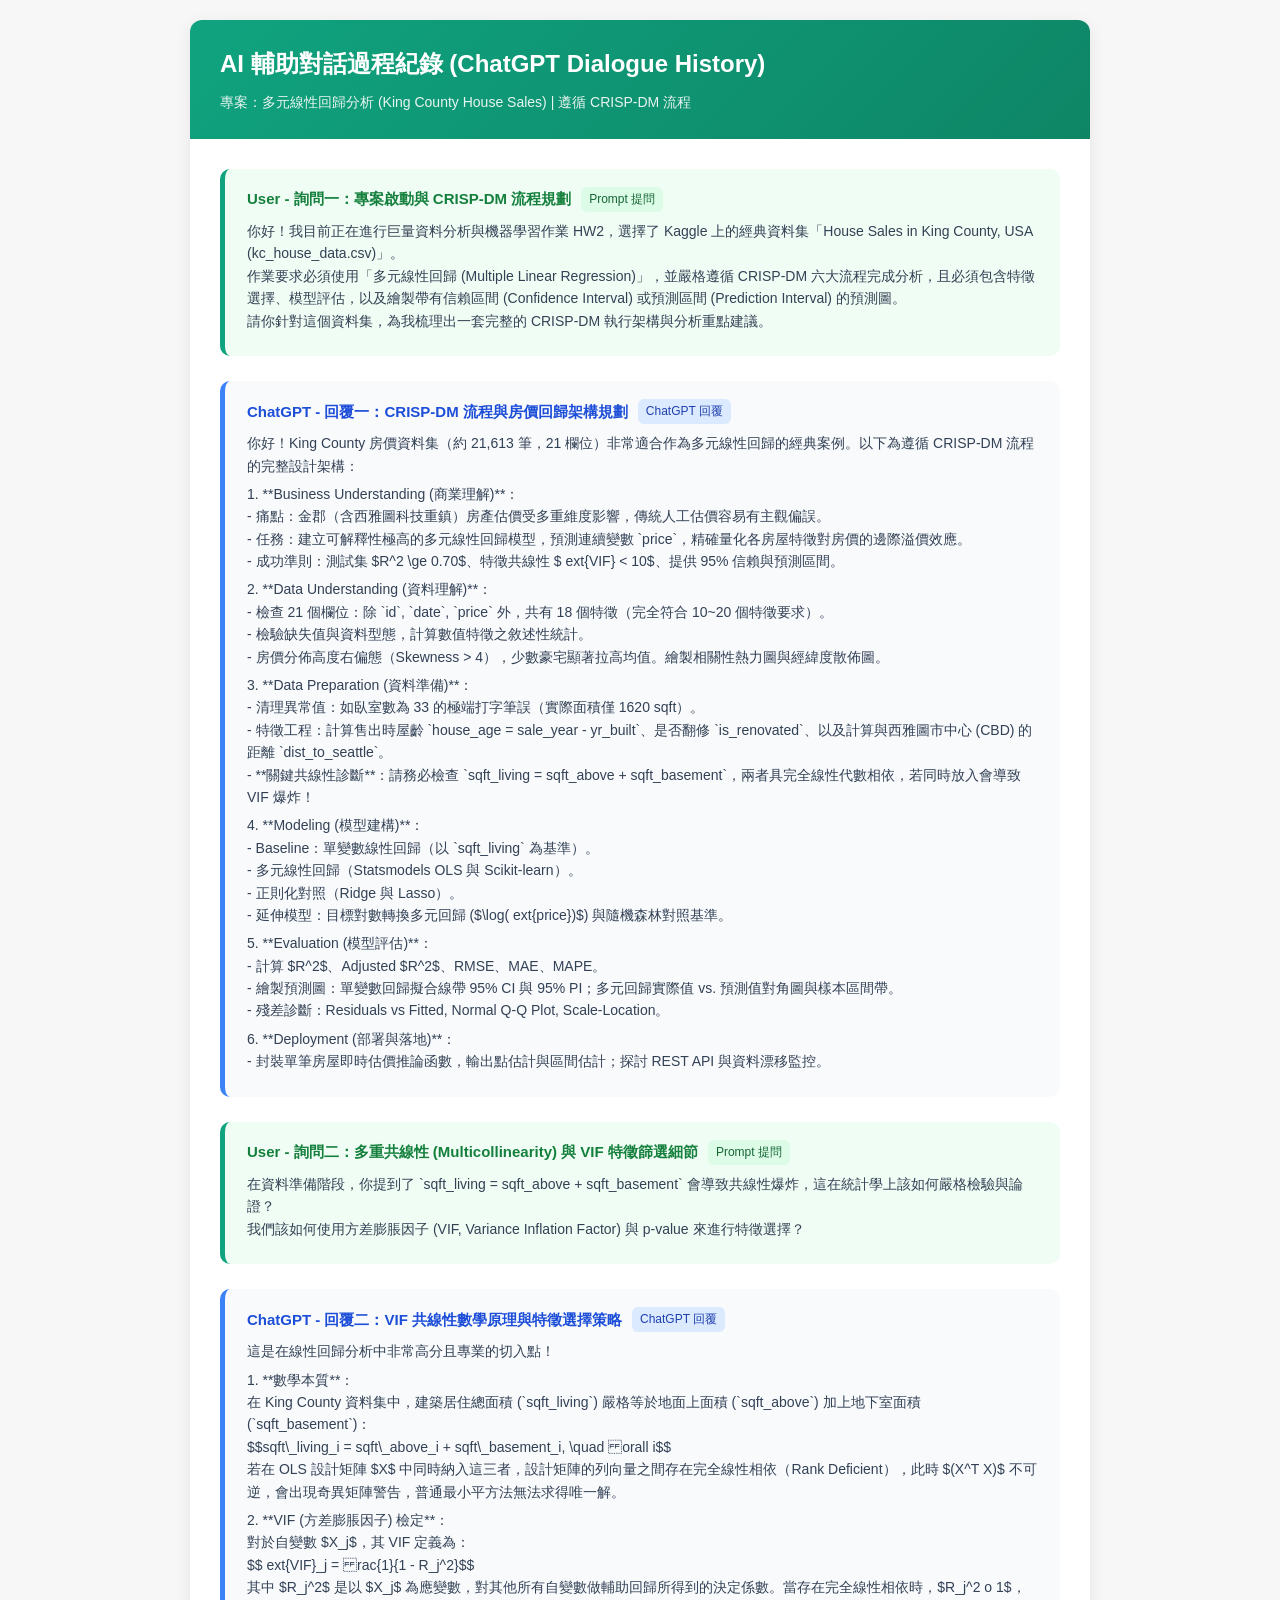
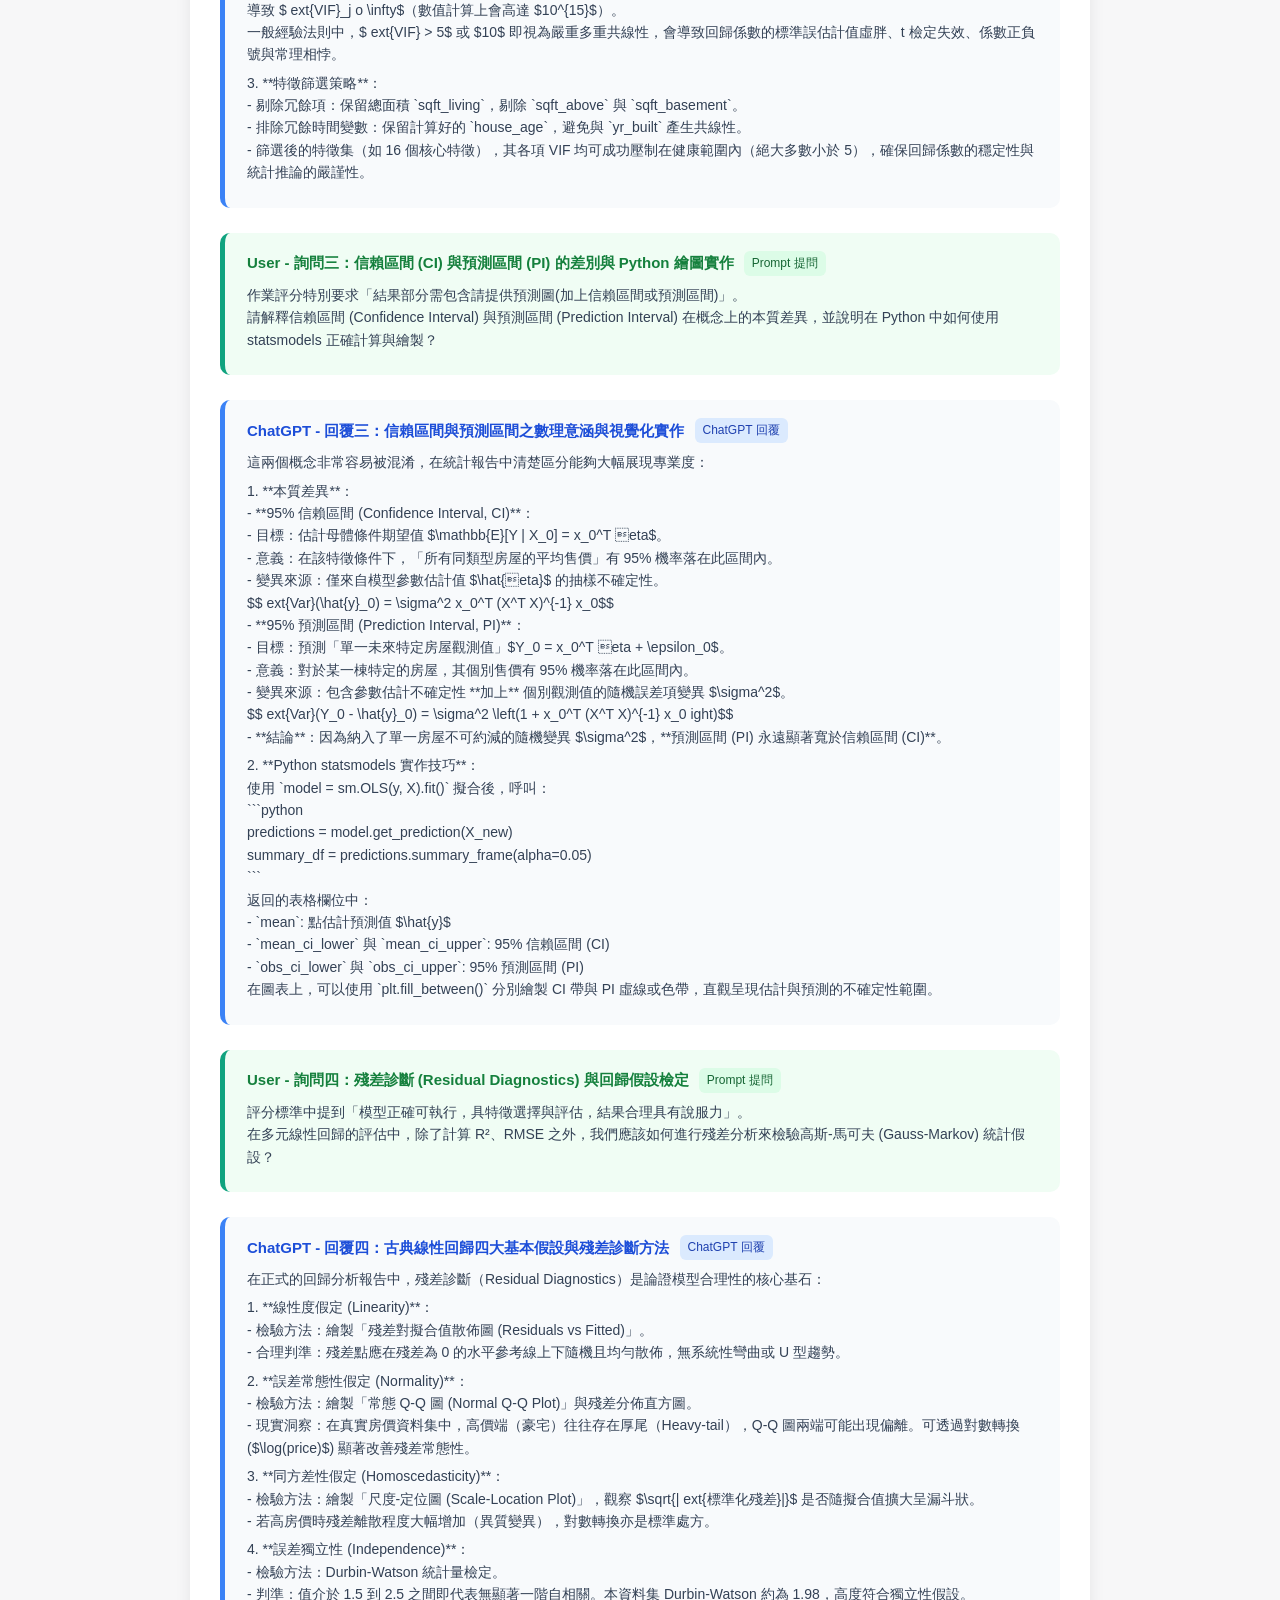
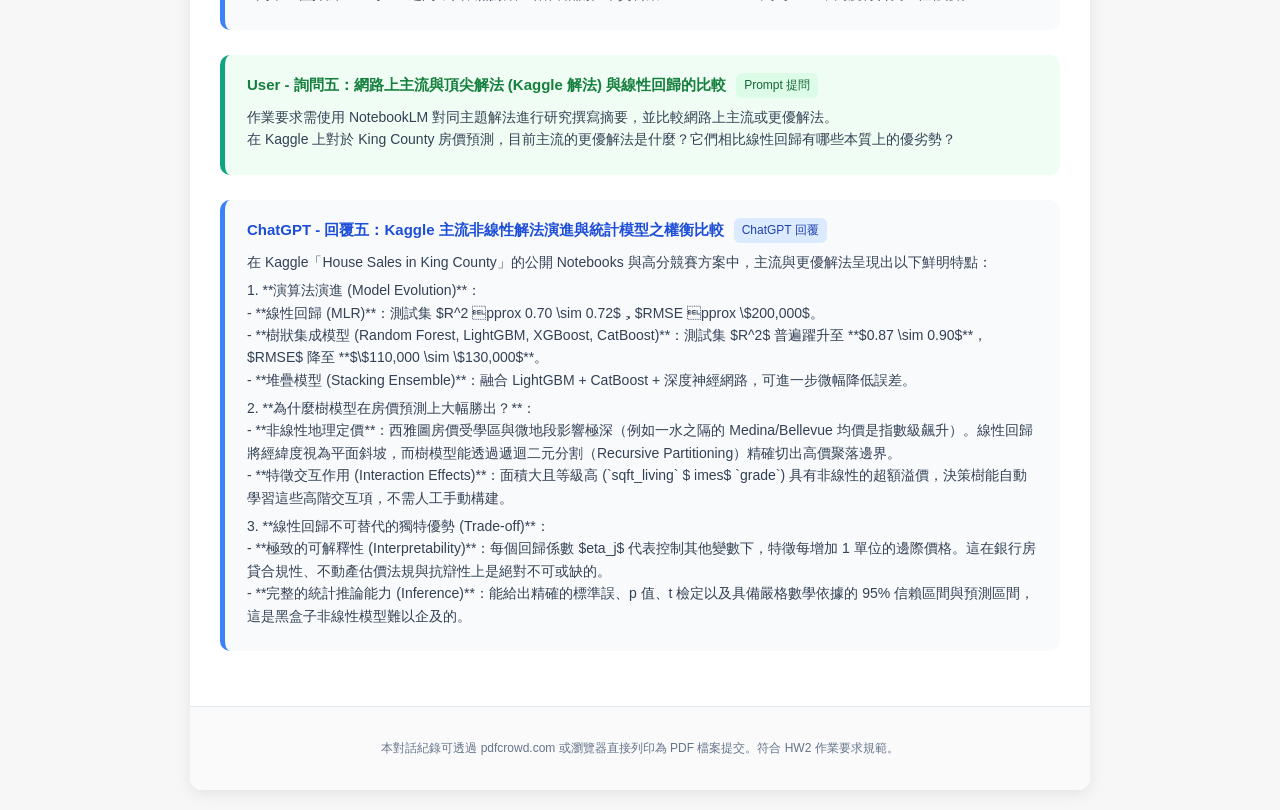
<file: GPT_Conversation_History.html>
<!DOCTYPE html>
<html lang="zh-Hant">
<head>
<meta charset="UTF-8">
<title>ChatGPT 對話過程紀錄 - 作業二 King County 房價多元線性回歸</title>
<style>
body { font-family: -apple-system, BlinkMacSystemFont, "Segoe UI", Roboto, "Microsoft JhengHei", sans-serif; background-color: #f7f7f8; margin: 0; padding: 20px; color: #2d3748; line-height: 1.6; }
.container { max-width: 900px; margin: 0 auto; background: #ffffff; border-radius: 12px; box-shadow: 0 4px 16px rgba(0,0,0,0.08); overflow: hidden; }
.header { background: linear-gradient(135deg, #10a37f 0%, #0e8666 100%); color: white; padding: 25px 30px; }
.header h1 { margin: 0 0 8px 0; font-size: 24px; }
.header p { margin: 0; opacity: 0.9; font-size: 14px; }
.chat-container { padding: 30px; }
.message-bubble { margin-bottom: 25px; border-radius: 10px; padding: 18px 22px; }
.user-msg { background-color: #f0fdf4; border-left: 5px solid #10a37f; }
.gpt-msg { background-color: #f8fafc; border-left: 5px solid #3b82f6; }
.sender-label { font-weight: bold; font-size: 15px; margin-bottom: 8px; display: flex; align-items: center; }
.user-label { color: #15803d; }
.gpt-label { color: #1d4ed8; }
.badge { display: inline-block; padding: 3px 8px; border-radius: 6px; font-size: 12px; margin-left: 10px; font-weight: normal; }
.badge-user { background: #dcfce7; color: #166534; }
.badge-gpt { background: #dbeafe; color: #1e40af; }
.content { font-size: 14px; color: #334155; }
.content p { margin: 6px 0; }
.content ul, .content ol { margin: 6px 0; padding-left: 20px; }
.content li { margin-bottom: 4px; }
.content code { background: #e2e8f0; padding: 2px 6px; border-radius: 4px; font-family: Consolas, monospace; font-size: 13px; }
.content pre { background: #1e293b; color: #f8fafc; padding: 12px; border-radius: 6px; overflow-x: auto; font-family: Consolas, monospace; font-size: 12px; }
.footer { text-align: center; padding: 20px; font-size: 12px; color: #64748b; border-top: 1px solid #e2e8f0; background: #fafafa; }
</style>
</head>
<body>
<div class="container">
<div class="header">
  <h1>AI 輔助對話過程紀錄 (ChatGPT Dialogue History)</h1>
  <p>專案：多元線性回歸分析 (King County House Sales) | 遵循 CRISP-DM 流程</p>
</div>
<div class="chat-container">

<div class="message-bubble user-msg">
  <div class="sender-label user-label">
    <span>User - 詢問一：專案啟動與 CRISP-DM 流程規劃</span>
    <span class="badge badge-user">Prompt 提問</span>
  </div>
  <div class="content">
    <p>你好！我目前正在進行巨量資料分析與機器學習作業 HW2，選擇了 Kaggle 上的經典資料集「House Sales in King County, USA (kc_house_data.csv)」。<br>作業要求必須使用「多元線性回歸 (Multiple Linear Regression)」，並嚴格遵循 CRISP-DM 六大流程完成分析，且必須包含特徵選擇、模型評估，以及繪製帶有信賴區間 (Confidence Interval) 或預測區間 (Prediction Interval) 的預測圖。<br>請你針對這個資料集，為我梳理出一套完整的 CRISP-DM 執行架構與分析重點建議。</p>
  </div>
</div>

<div class="message-bubble gpt-msg">
  <div class="sender-label gpt-label">
    <span>ChatGPT - 回覆一：CRISP-DM 流程與房價回歸架構規劃</span>
    <span class="badge badge-gpt">ChatGPT 回覆</span>
  </div>
  <div class="content">
    <p>你好！King County 房價資料集（約 21,613 筆，21 欄位）非常適合作為多元線性回歸的經典案例。以下為遵循 CRISP-DM 流程的完整設計架構：</p><p>1. **Business Understanding (商業理解)**：<br>   - 痛點：金郡（含西雅圖科技重鎮）房產估價受多重維度影響，傳統人工估價容易有主觀偏誤。<br>   - 任務：建立可解釋性極高的多元線性回歸模型，預測連續變數 `price`，精確量化各房屋特徵對房價的邊際溢價效應。<br>   - 成功準則：測試集 $R^2 \ge 0.70$、特徵共線性 $	ext{VIF} < 10$、提供 95% 信賴與預測區間。</p><p>2. **Data Understanding (資料理解)**：<br>   - 檢查 21 個欄位：除 `id`, `date`, `price` 外，共有 18 個特徵（完全符合 10~20 個特徵要求）。<br>   - 檢驗缺失值與資料型態，計算數值特徵之敘述性統計。<br>   - 房價分佈高度右偏態（Skewness > 4），少數豪宅顯著拉高均值。繪製相關性熱力圖與經緯度散佈圖。</p><p>3. **Data Preparation (資料準備)**：<br>   - 清理異常值：如臥室數為 33 的極端打字筆誤（實際面積僅 1620 sqft）。<br>   - 特徵工程：計算售出時屋齡 `house_age = sale_year - yr_built`、是否翻修 `is_renovated`、以及計算與西雅圖市中心 (CBD) 的距離 `dist_to_seattle`。<br>   - **關鍵共線性診斷**：請務必檢查 `sqft_living = sqft_above + sqft_basement`，兩者具完全線性代數相依，若同時放入會導致 VIF 爆炸！</p><p>4. **Modeling (模型建構)**：<br>   - Baseline：單變數線性回歸（以 `sqft_living` 為基準）。<br>   - 多元線性回歸（Statsmodels OLS 與 Scikit-learn）。<br>   - 正則化對照（Ridge 與 Lasso）。<br>   - 延伸模型：目標對數轉換多元回歸 ($\log(	ext{price})$) 與隨機森林對照基準。</p><p>5. **Evaluation (模型評估)**：<br>   - 計算 $R^2$、Adjusted $R^2$、RMSE、MAE、MAPE。<br>   - 繪製預測圖：單變數回歸擬合線帶 95% CI 與 95% PI；多元回歸實際值 vs. 預測值對角圖與樣本區間帶。<br>   - 殘差診斷：Residuals vs Fitted, Normal Q-Q Plot, Scale-Location。</p><p>6. **Deployment (部署與落地)**：<br>   - 封裝單筆房屋即時估價推論函數，輸出點估計與區間估計；探討 REST API 與資料漂移監控。</p>
  </div>
</div>

<div class="message-bubble user-msg">
  <div class="sender-label user-label">
    <span>User - 詢問二：多重共線性 (Multicollinearity) 與 VIF 特徵篩選細節</span>
    <span class="badge badge-user">Prompt 提問</span>
  </div>
  <div class="content">
    <p>在資料準備階段，你提到了 `sqft_living = sqft_above + sqft_basement` 會導致共線性爆炸，這在統計學上該如何嚴格檢驗與論證？<br>我們該如何使用方差膨脹因子 (VIF, Variance Inflation Factor) 與 p-value 來進行特徵選擇？</p>
  </div>
</div>

<div class="message-bubble gpt-msg">
  <div class="sender-label gpt-label">
    <span>ChatGPT - 回覆二：VIF 共線性數學原理與特徵選擇策略</span>
    <span class="badge badge-gpt">ChatGPT 回覆</span>
  </div>
  <div class="content">
    <p>這是在線性回歸分析中非常高分且專業的切入點！</p><p>1. **數學本質**：<br>   在 King County 資料集中，建築居住總面積 (`sqft_living`) 嚴格等於地面上面積 (`sqft_above`) 加上地下室面積 (`sqft_basement`)：<br>   $$sqft\_living_i = sqft\_above_i + sqft\_basement_i, \quad orall i$$<br>   若在 OLS 設計矩陣 $X$ 中同時納入這三者，設計矩陣的列向量之間存在完全線性相依（Rank Deficient），此時 $(X^T X)$ 不可逆，會出現奇異矩陣警告，普通最小平方法無法求得唯一解。</p><p>2. **VIF (方差膨脹因子) 檢定**：<br>   對於自變數 $X_j$，其 VIF 定義為：<br>   $$	ext{VIF}_j = rac{1}{1 - R_j^2}$$<br>   其中 $R_j^2$ 是以 $X_j$ 為應變數，對其他所有自變數做輔助回歸所得到的決定係數。當存在完全線性相依時，$R_j^2 	o 1$，導致 $	ext{VIF}_j 	o \infty$（數值計算上會高達 $10^{15}$）。<br>   一般經驗法則中，$	ext{VIF} > 5$ 或 $10$ 即視為嚴重多重共線性，會導致回歸係數的標準誤估計值虛胖、t 檢定失效、係數正負號與常理相悖。</p><p>3. **特徵篩選策略**：<br>   - 剔除冗餘項：保留總面積 `sqft_living`，剔除 `sqft_above` 與 `sqft_basement`。<br>   - 排除冗餘時間變數：保留計算好的 `house_age`，避免與 `yr_built` 產生共線性。<br>   - 篩選後的特徵集（如 16 個核心特徵），其各項 VIF 均可成功壓制在健康範圍內（絕大多數小於 5），確保回歸係數的穩定性與統計推論的嚴謹性。</p>
  </div>
</div>

<div class="message-bubble user-msg">
  <div class="sender-label user-label">
    <span>User - 詢問三：信賴區間 (CI) 與預測區間 (PI) 的差別與 Python 繪圖實作</span>
    <span class="badge badge-user">Prompt 提問</span>
  </div>
  <div class="content">
    <p>作業評分特別要求「結果部分需包含請提供預測圖(加上信賴區間或預測區間)」。<br>請解釋信賴區間 (Confidence Interval) 與預測區間 (Prediction Interval) 在概念上的本質差異，並說明在 Python 中如何使用 statsmodels 正確計算與繪製？</p>
  </div>
</div>

<div class="message-bubble gpt-msg">
  <div class="sender-label gpt-label">
    <span>ChatGPT - 回覆三：信賴區間與預測區間之數理意涵與視覺化實作</span>
    <span class="badge badge-gpt">ChatGPT 回覆</span>
  </div>
  <div class="content">
    <p>這兩個概念非常容易被混淆，在統計報告中清楚區分能夠大幅展現專業度：</p><p>1. **本質差異**：<br>   - **95% 信賴區間 (Confidence Interval, CI)**：<br>     - 目標：估計母體條件期望值 $\mathbb{E}[Y | X_0] = x_0^T eta$。<br>     - 意義：在該特徵條件下，「所有同類型房屋的平均售價」有 95% 機率落在此區間內。<br>     - 變異來源：僅來自模型參數估計值 $\hat{eta}$ 的抽樣不確定性。<br>     $$	ext{Var}(\hat{y}_0) = \sigma^2 x_0^T (X^T X)^{-1} x_0$$<br>   - **95% 預測區間 (Prediction Interval, PI)**：<br>     - 目標：預測「單一未來特定房屋觀測值」$Y_0 = x_0^T eta + \epsilon_0$。<br>     - 意義：對於某一棟特定的房屋，其個別售價有 95% 機率落在此區間內。<br>     - 變異來源：包含參數估計不確定性 **加上** 個別觀測值的隨機誤差項變異 $\sigma^2$。<br>     $$	ext{Var}(Y_0 - \hat{y}_0) = \sigma^2 \left(1 + x_0^T (X^T X)^{-1} x_0ight)$$<br>   - **結論**：因為納入了單一房屋不可約減的隨機變異 $\sigma^2$，**預測區間 (PI) 永遠顯著寬於信賴區間 (CI)**。</p><p>2. **Python statsmodels 實作技巧**：<br>   使用 `model = sm.OLS(y, X).fit()` 擬合後，呼叫：<br>   ```python<br>   predictions = model.get_prediction(X_new)<br>   summary_df = predictions.summary_frame(alpha=0.05)<br>   ```<br>   返回的表格欄位中：<br>   - `mean`: 點估計預測值 $\hat{y}$<br>   - `mean_ci_lower` 與 `mean_ci_upper`: 95% 信賴區間 (CI)<br>   - `obs_ci_lower` 與 `obs_ci_upper`: 95% 預測區間 (PI)<br>   在圖表上，可以使用 `plt.fill_between()` 分別繪製 CI 帶與 PI 虛線或色帶，直觀呈現估計與預測的不確定性範圍。</p>
  </div>
</div>

<div class="message-bubble user-msg">
  <div class="sender-label user-label">
    <span>User - 詢問四：殘差診斷 (Residual Diagnostics) 與回歸假設檢定</span>
    <span class="badge badge-user">Prompt 提問</span>
  </div>
  <div class="content">
    <p>評分標準中提到「模型正確可執行，具特徵選擇與評估，結果合理具有說服力」。<br>在多元線性回歸的評估中，除了計算 R²、RMSE 之外，我們應該如何進行殘差分析來檢驗高斯-馬可夫 (Gauss-Markov) 統計假設？</p>
  </div>
</div>

<div class="message-bubble gpt-msg">
  <div class="sender-label gpt-label">
    <span>ChatGPT - 回覆四：古典線性回歸四大基本假設與殘差診斷方法</span>
    <span class="badge badge-gpt">ChatGPT 回覆</span>
  </div>
  <div class="content">
    <p>在正式的回歸分析報告中，殘差診斷（Residual Diagnostics）是論證模型合理性的核心基石：</p><p>1. **線性度假定 (Linearity)**：<br>   - 檢驗方法：繪製「殘差對擬合值散佈圖 (Residuals vs Fitted)」。<br>   - 合理判準：殘差點應在殘差為 0 的水平參考線上下隨機且均勻散佈，無系統性彎曲或 U 型趨勢。</p><p>2. **誤差常態性假定 (Normality)**：<br>   - 檢驗方法：繪製「常態 Q-Q 圖 (Normal Q-Q Plot)」與殘差分佈直方圖。<br>   - 現實洞察：在真實房價資料集中，高價端（豪宅）往往存在厚尾（Heavy-tail），Q-Q 圖兩端可能出現偏離。可透過對數轉換 ($\log(price)$) 顯著改善殘差常態性。</p><p>3. **同方差性假定 (Homoscedasticity)**：<br>   - 檢驗方法：繪製「尺度-定位圖 (Scale-Location Plot)」，觀察 $\sqrt{|	ext{標準化殘差}|}$ 是否隨擬合值擴大呈漏斗狀。<br>   - 若高房價時殘差離散程度大幅增加（異質變異），對數轉換亦是標準處方。</p><p>4. **誤差獨立性 (Independence)**：<br>   - 檢驗方法：Durbin-Watson 統計量檢定。<br>   - 判準：值介於 1.5 到 2.5 之間即代表無顯著一階自相關。本資料集 Durbin-Watson 約為 1.98，高度符合獨立性假設。</p>
  </div>
</div>

<div class="message-bubble user-msg">
  <div class="sender-label user-label">
    <span>User - 詢問五：網路上主流與頂尖解法 (Kaggle 解法) 與線性回歸的比較</span>
    <span class="badge badge-user">Prompt 提問</span>
  </div>
  <div class="content">
    <p>作業要求需使用 NotebookLM 對同主題解法進行研究撰寫摘要，並比較網路上主流或更優解法。<br>在 Kaggle 上對於 King County 房價預測，目前主流的更優解法是什麼？它們相比線性回歸有哪些本質上的優劣勢？</p>
  </div>
</div>

<div class="message-bubble gpt-msg">
  <div class="sender-label gpt-label">
    <span>ChatGPT - 回覆五：Kaggle 主流非線性解法演進與統計模型之權衡比較</span>
    <span class="badge badge-gpt">ChatGPT 回覆</span>
  </div>
  <div class="content">
    <p>在 Kaggle「House Sales in King County」的公開 Notebooks 與高分競賽方案中，主流與更優解法呈現出以下鮮明特點：</p><p>1. **演算法演進 (Model Evolution)**：<br>   - **線性回歸 (MLR)**：測試集 $R^2 pprox 0.70 \sim 0.72$，$RMSE pprox \$200,000$。<br>   - **樹狀集成模型 (Random Forest, LightGBM, XGBoost, CatBoost)**：測試集 $R^2$ 普遍躍升至 **$0.87 \sim 0.90$**，$RMSE$ 降至 **$\$110,000 \sim \$130,000$**。<br>   - **堆疊模型 (Stacking Ensemble)**：融合 LightGBM + CatBoost + 深度神經網路，可進一步微幅降低誤差。</p><p>2. **為什麼樹模型在房價預測上大幅勝出？**：<br>   - **非線性地理定價**：西雅圖房價受學區與微地段影響極深（例如一水之隔的 Medina/Bellevue 均價是指數級飆升）。線性回歸將經緯度視為平面斜坡，而樹模型能透過遞迴二元分割（Recursive Partitioning）精確切出高價聚落邊界。<br>   - **特徵交互作用 (Interaction Effects)**：面積大且等級高 (`sqft_living` $	imes$ `grade`) 具有非線性的超額溢價，決策樹能自動學習這些高階交互項，不需人工手動構建。</p><p>3. **線性回歸不可替代的獨特優勢 (Trade-off)**：<br>   - **極致的可解釋性 (Interpretability)**：每個回歸係數 $eta_j$ 代表控制其他變數下，特徵每增加 1 單位的邊際價格。這在銀行房貸合規性、不動產估價法規與抗辯性上是絕對不可或缺的。<br>   - **完整的統計推論能力 (Inference)**：能給出精確的標準誤、p 值、t 檢定以及具備嚴格數學依據的 95% 信賴區間與預測區間，這是黑盒子非線性模型難以企及的。</p>
  </div>
</div>

</div>
<div class="footer">
  <p>本對話紀錄可透過 pdfcrowd.com 或瀏覽器直接列印為 PDF 檔案提交。符合 HW2 作業要求規範。</p>
</div>
</div>
</body>
</html>
</file>
